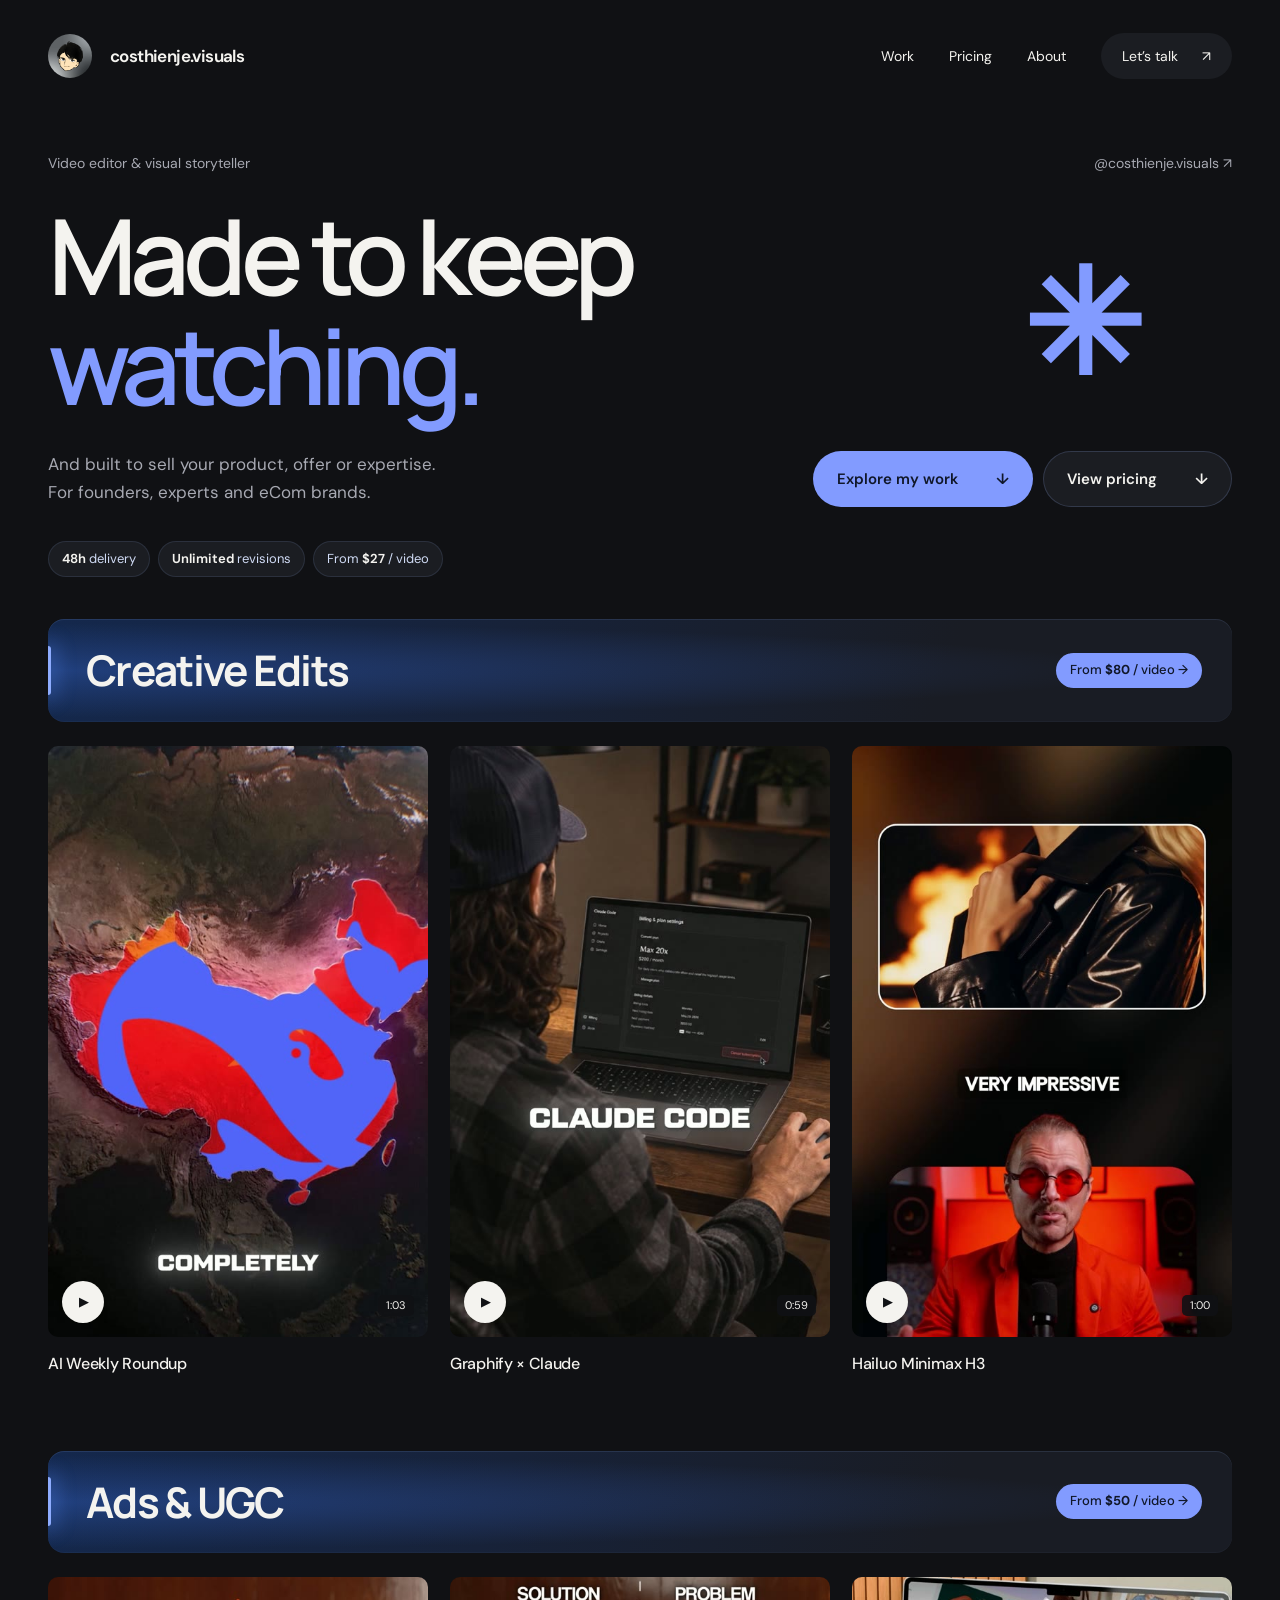
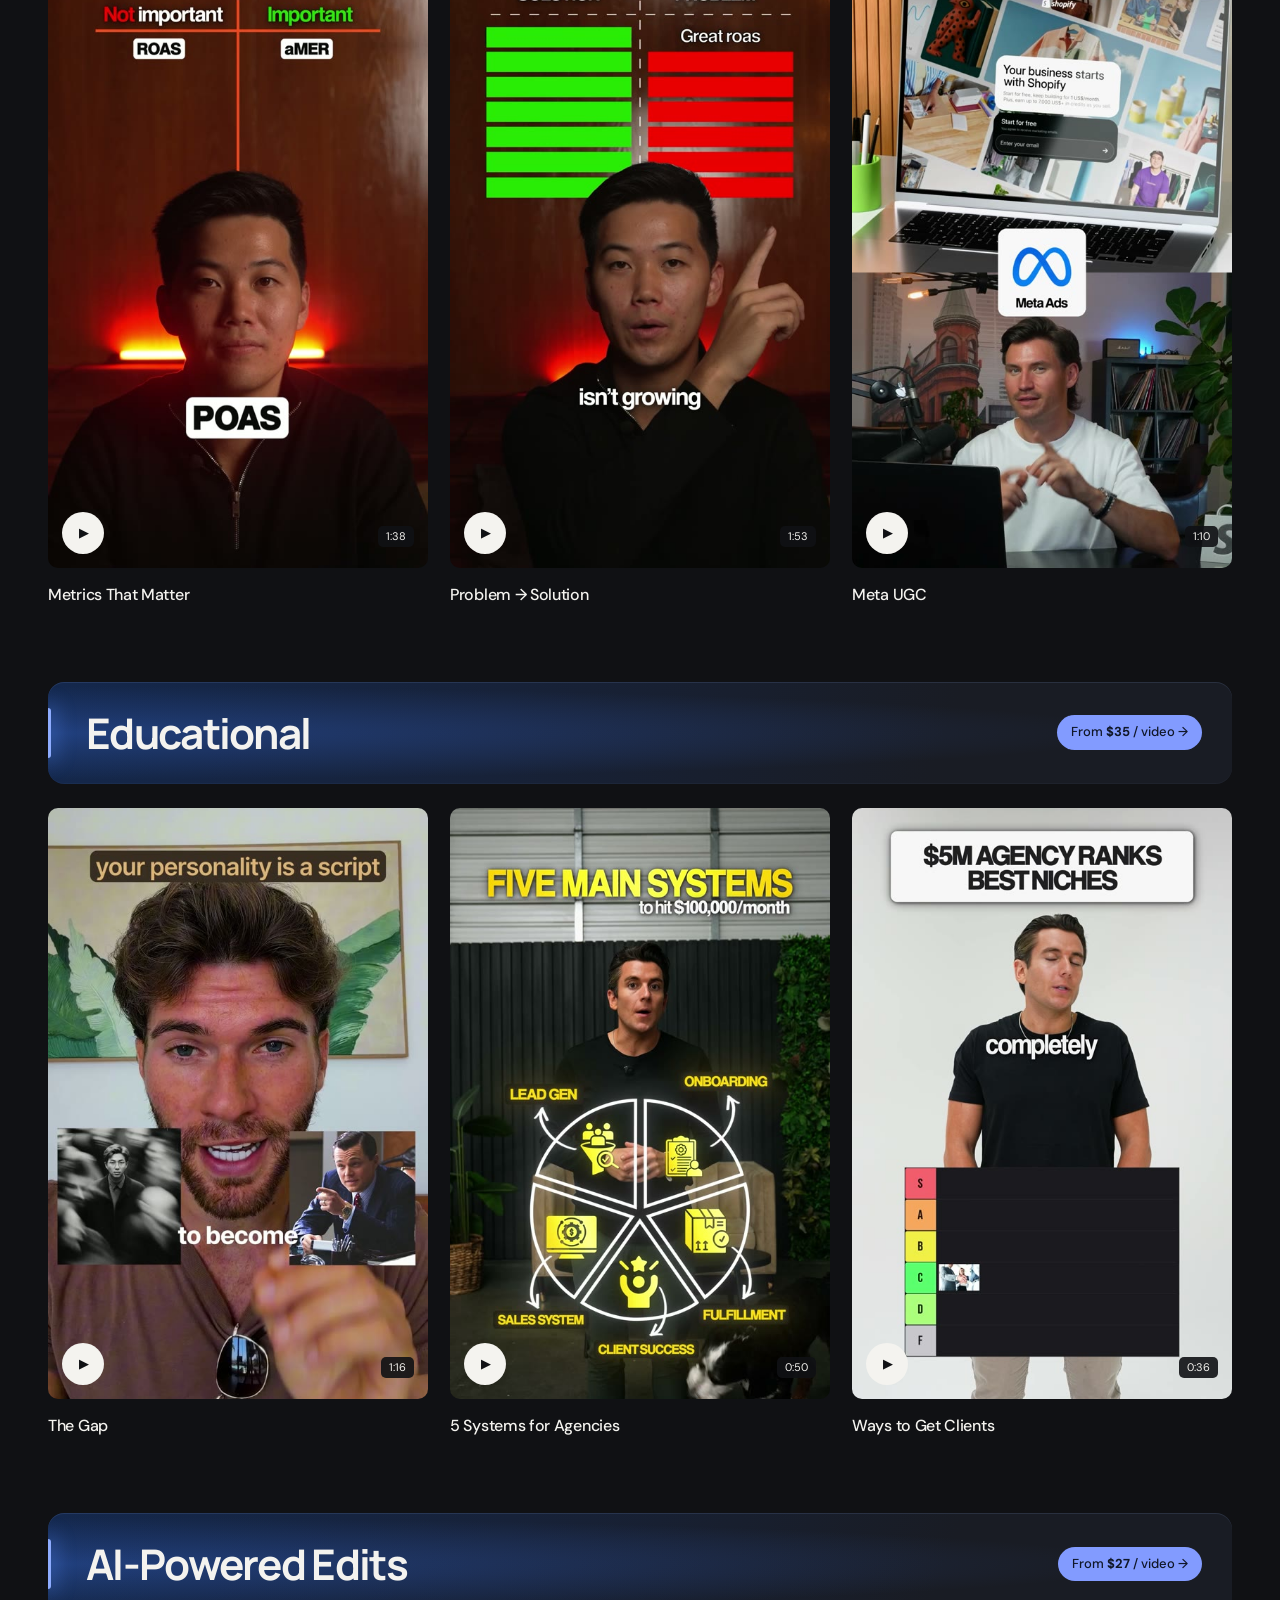
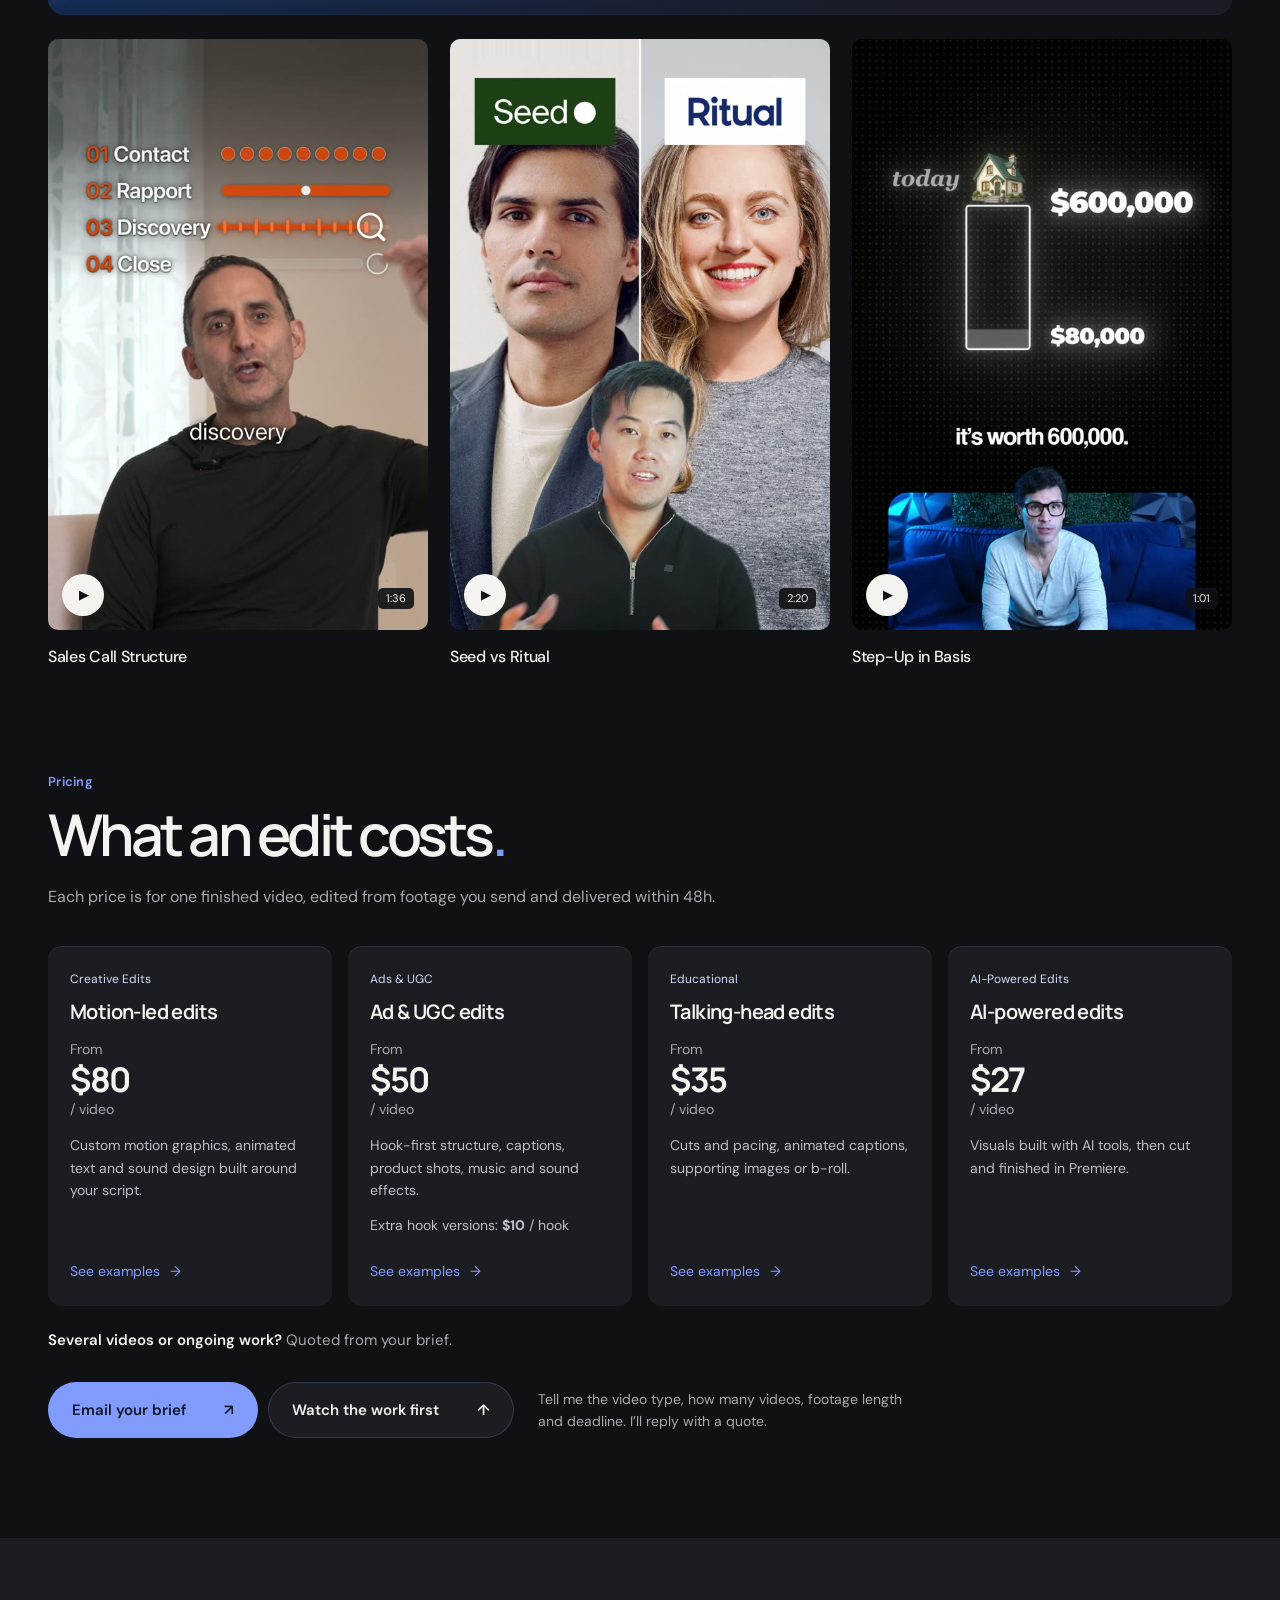
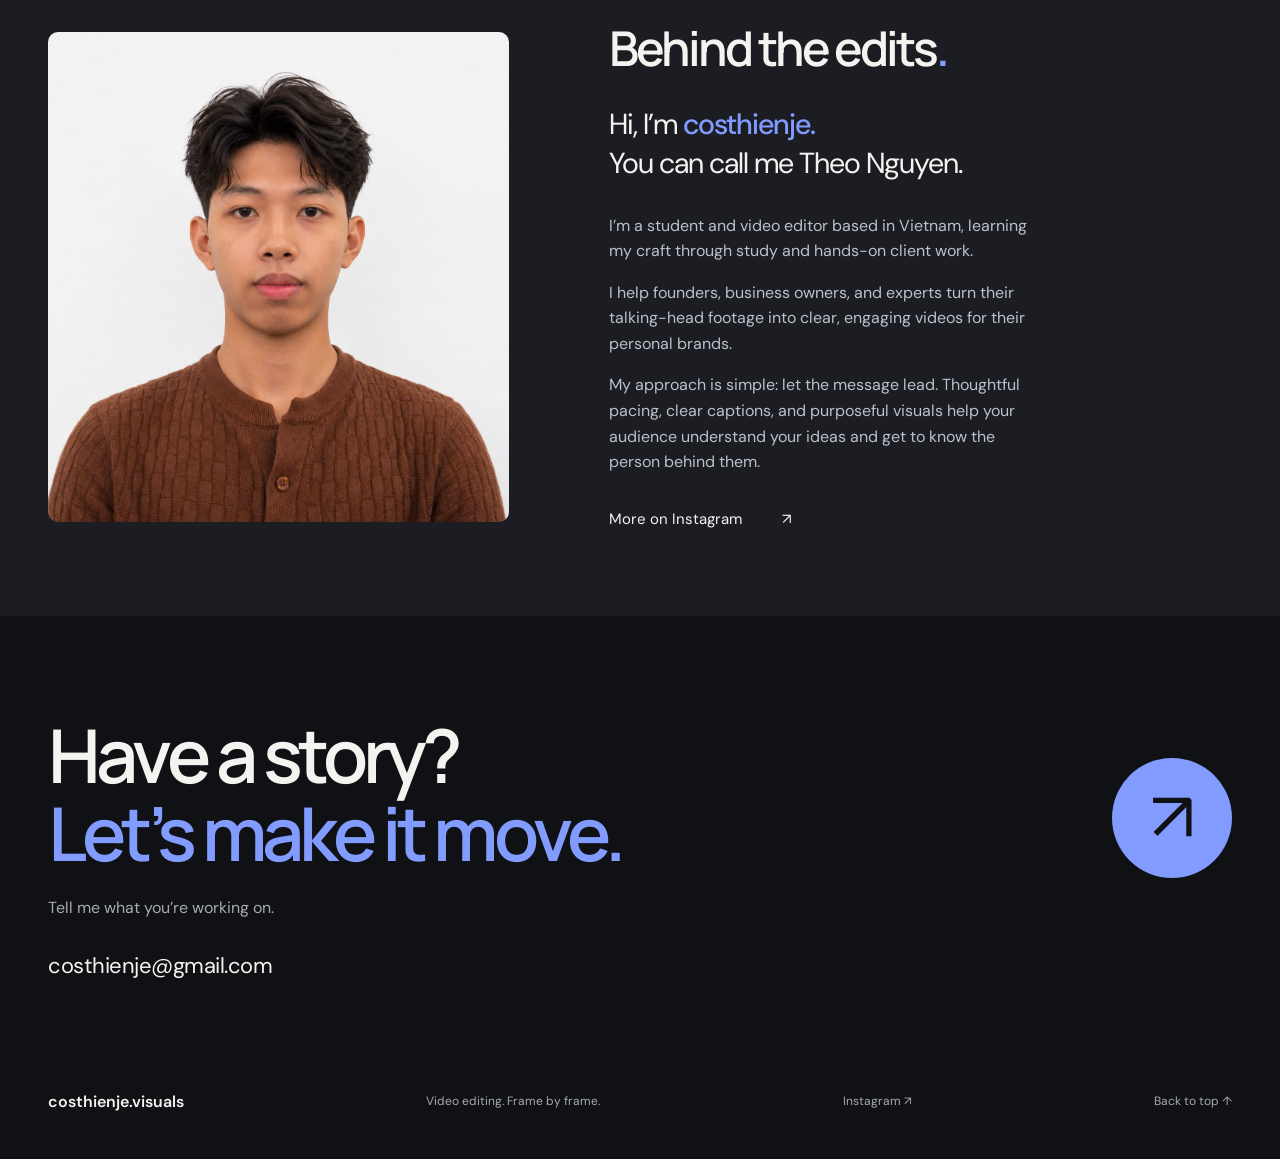
<file: index.html>
<!doctype html>
<html lang="en">
<head>
  <meta charset="UTF-8"><meta name="viewport" content="width=device-width, initial-scale=1">
  <title>costhienje.visuals — Video Editor</title>
  <meta name="description" content="A collection of creative edits, ads & UGC, educational content and AI-powered edits by costhienje.visuals.">
  <meta name="theme-color" content="#101114">
  <link rel="icon" href="data:image/svg+xml,%3Csvg xmlns='http://www.w3.org/2000/svg' viewBox='0 0 64 64'%3E%3Crect width='64' height='64' rx='16' fill='%235c7cfa'/%3E%3Cpath d='M25 17L46 32L25 47Z' fill='white'/%3E%3C/svg%3E">
  <link rel="stylesheet" href="styles.css"><script src="app.js" defer></script>
</head>
<body>
<a class="skip" href="#work">Skip to work</a>
<header class="nav wrap">
  <a class="brand" href="#" aria-label="costhienje.visuals home"><img class="brand-avatar" src="01-website-va-anh/media/avatar.jpg" alt="costhienje.visuals" width="44" height="44"><span class="brand-name">costhienje.visuals</span></a>
  <nav aria-label="Main navigation"><a href="#work">Work</a><a href="#pricing">Pricing</a><a href="#about">About</a><a class="nav-contact" href="mailto:costhienje@gmail.com">Let’s talk <span aria-hidden="true">↗</span></a></nav>
</header>
<main>
  <section class="hero wrap" aria-labelledby="hero-title">
    <div class="hero-intro"><p>Video editor & visual storyteller</p><a href="https://www.instagram.com/costhienje.visuals/" target="_blank" rel="noopener noreferrer">@costhienje.visuals ↗</a></div>
    <h1 id="hero-title">Made to keep<br><em>watching.</em><span class="asterisk" aria-hidden="true">✳</span></h1>
    <div class="hero-bottom"><p><span>And built to sell your product, offer or expertise.</span> <span>For founders, experts and eCom brands.</span></p><div class="hero-actions"><a class="button primary" href="#work">Explore my work <span aria-hidden="true">↓</span></a><a class="button secondary" href="#pricing">View pricing <span aria-hidden="true">↓</span></a></div></div>
    <ul class="hero-facts" aria-label="Working terms"><li><strong>48h</strong> delivery</li><li><strong>Unlimited</strong> revisions</li><li><a href="#pricing">From <strong data-price="min"></strong> / video</a></li></ul>
  </section>
  <section class="work wrap" id="work" aria-label="Video projects by category">
    <div id="projects"></div>
    <p class="load-status" id="load-status" role="status">Loading the collection…</p>
    <noscript><p>Enable JavaScript to explore the video collection, or <a href="02-video/media/01.mp4">watch AI Weekly Roundup directly</a>.</p></noscript>
  </section>
  <section class="pricing wrap" id="pricing" aria-labelledby="pricing-title">
    <div class="pricing-head"><p class="eyebrow">Pricing</p><h2 id="pricing-title">What an edit costs<span>.</span></h2><p>Each price is for one finished video, edited from footage you send and delivered within 48h.</p></div>
    <div class="price-grid">
      <article class="price-card"><p class="price-tag">Creative Edits</p><h3>Motion-led edits</h3><p class="price">From <strong data-price="Creative Edits"></strong> <span>/ video</span></p><p class="price-desc">Custom motion graphics, animated text and sound design built around your script.</p><a class="text-link" href="#cat-creative-edits">See examples <span aria-hidden="true">→</span></a></article>
      <article class="price-card"><p class="price-tag">Ads &amp; UGC</p><h3>Ad &amp; UGC edits</h3><p class="price">From <strong data-price="Ads &amp; UGC"></strong> <span>/ video</span></p><p class="price-desc">Hook-first structure, captions, product shots, music and sound effects.</p><p class="price-extra">Extra hook versions: <strong>$10</strong> / hook</p><a class="text-link" href="#cat-ads-ugc">See examples <span aria-hidden="true">→</span></a></article>
      <article class="price-card"><p class="price-tag">Educational</p><h3>Talking-head edits</h3><p class="price">From <strong data-price="Educational"></strong> <span>/ video</span></p><p class="price-desc">Cuts and pacing, animated captions, supporting images or b-roll.</p><a class="text-link" href="#cat-educational">See examples <span aria-hidden="true">→</span></a></article>
      <article class="price-card"><p class="price-tag">AI-Powered Edits</p><h3>AI-powered edits</h3><p class="price">From <strong data-price="AI-Powered Edits"></strong> <span>/ video</span></p><p class="price-desc">Visuals built with AI tools, then cut and finished in Premiere.</p><a class="text-link" href="#cat-ai-powered-edits">See examples <span aria-hidden="true">→</span></a></article>
    </div>
    <p class="price-custom"><strong>Several videos or ongoing work?</strong> Quoted from your brief.</p>
    <div class="pricing-cta"><div class="hero-actions"><a class="button primary" id="brief-link" href="#contact">Email your brief <span aria-hidden="true">↗</span></a><a class="button secondary" href="#work">Watch the work first <span aria-hidden="true">↑</span></a></div><p>Tell me the video type, how many videos, footage length and deadline. I’ll reply with a quote.</p></div>
  </section>
  <section class="about" id="about" aria-labelledby="about-title"><div class="wrap about-grid"><div class="portrait"><img src="theo-portrait.png" alt="Portrait of Theo Nguyen" loading="lazy"></div><div class="about-copy"><h2 id="about-title">Behind the edits<span>.</span></h2><p class="about-lead">Hi, I’m <strong>costhienje.</strong><br>You can call me Theo Nguyen.</p><p>I’m a student and video editor based in Vietnam, learning my craft through study and hands-on client work.</p><p>I help founders, business owners, and experts turn their talking-head footage into clear, engaging videos for their personal brands.</p><p>My approach is simple: let the message lead. Thoughtful pacing, clear captions, and purposeful visuals help your audience understand your ideas and get to know the person behind them.</p><a class="text-link" href="https://www.instagram.com/costhienje.visuals/" target="_blank" rel="noopener noreferrer">More on Instagram <span aria-hidden="true">↗</span></a></div></div></section>
  <section class="contact wrap" id="contact"><div><h2>Have a story?<br><em>Let’s make it move.</em></h2><p>Tell me what you’re working on.</p></div><a class="contact-arrow" href="mailto:costhienje@gmail.com" aria-label="Email costhienje@gmail.com">↗</a><a class="email" href="mailto:costhienje@gmail.com">costhienje@gmail.com</a></section>
</main>
<footer class="wrap"><a href="#" class="footer-brand">costhienje.visuals</a><span>Video editing. Frame by frame.</span><a href="https://www.instagram.com/costhienje.visuals/" target="_blank" rel="noopener noreferrer">Instagram ↗</a><a href="#">Back to top ↑</a></footer>
<dialog id="player" aria-labelledby="player-title"><div class="player-top"><div><p id="player-category"></p><h2 id="player-title"></h2></div><button class="close" aria-label="Close video">✕</button></div><video controls playsinline preload="none" id="player-video"></video><p id="player-error" role="alert" hidden>Unable to play this video. <a id="direct-video">Open video directly ↗</a></p><div class="player-bottom"><span id="player-position"></span><div><button id="previous" aria-label="Previous video">←</button><button id="next" aria-label="Next video">→</button></div></div></dialog>
</body></html>
</file>
<file: styles.css>
@import url('https://fonts.googleapis.com/css2?family=DM+Sans:wght@400;450;500;550;600;650;700&family=Manrope:wght@400;500;600;650;700;750;800&display=swap');
:root{--bg:#101114;--panel:#1b1d22;--ink:#f4f3ef;--muted:#a7a9b2;--accent:#829bff;--blue:#526fec;--font:'DM Sans',sans-serif;--display:'Manrope',sans-serif}*{box-sizing:border-box}html{scroll-behavior:smooth;scroll-padding-top:35px}body{margin:0;background:var(--bg);color:var(--ink);font:16px/1.6 var(--font)}a{color:inherit;text-decoration:none}button{font:inherit;color:inherit;border:0;cursor:pointer}button,a{-webkit-tap-highlight-color:transparent}button:focus-visible,a:focus-visible{outline:3px solid var(--accent);outline-offset:5px}button:active,.button:active{transform:scale(.97)}::selection{background:var(--accent);color:var(--bg)}.wrap{width:min(1280px,calc(100% - 96px));margin-inline:auto}.skip{position:fixed;top:-100px;left:20px;background:var(--accent);padding:15px;color:var(--bg);z-index:20}.skip:focus{top:10px}.nav{height:112px;display:flex;align-items:center;justify-content:space-between}.brand{display:flex;align-items:center;font-weight:800;font-size:45px;line-height:1;letter-spacing:-4px}.brand-dot{color:var(--accent)}.brand-name{font-size:17px;letter-spacing:-.6px;margin-left:18px;font-weight:650}.nav nav{display:flex;align-items:center;gap:35px;font-size:14px}.nav nav>a:hover,.text-link:hover{color:var(--accent)}.nav-contact{padding:12px 21px;background:var(--panel);border-radius:30px}.nav-contact span{margin-left:20px}.hero{padding:40px 0 95px}.hero-intro{display:flex;justify-content:space-between;align-items:center;color:var(--muted);font-size:14px}.hero-intro p{margin:0}.hero-intro a:hover{color:var(--ink)}h1,h2,p{margin-top:0}h1,h2{font-family:var(--display);font-weight:600;letter-spacing:-.065em;line-height:1.04}h1{font-size:clamp(70px,8.2vw,118px);margin:26px 0 32px;position:relative}em{font-style:normal;color:var(--accent)}.asterisk{position:absolute;right:8%;bottom:12%;font-size:145px;color:var(--accent);line-height:1;animation:rotate-in 1.2s cubic-bezier(.2,.7,.2,1) both}.hero-bottom{display:flex;align-items:center;justify-content:space-between}.hero-bottom p{color:var(--muted);font-size:17px;margin:0}.button{display:inline-flex;gap:38px;align-items:center;justify-content:center;border-radius:35px;padding:16px 24px;font-size:15px;font-weight:600;transition:transform .2s,background .2s}.primary{background:var(--accent);color:#101729}.button:hover{background:#a4b5ff;transform:translateY(-3px)}.filmstrip{display:grid;grid-template-columns:1fr 1.15fr 1fr;gap:22px;margin-top:56px;align-items:center}.hero-frame{padding:0;position:relative;overflow:hidden;background:var(--panel);height:300px;border-radius:12px;text-align:left;transition:transform .3s}.hero-frame img{width:100%;height:100%;object-fit:cover;object-position:50% 35%;transition:transform .5s}.hero-frame span{position:absolute;bottom:15px;left:15px;right:15px;display:flex;justify-content:space-between;align-items:center;background:rgba(16,17,20,.9);padding:9px 14px;border-radius:7px;font-size:14px}.frame-b{height:350px}.hero-frame:hover img{transform:scale(1.035)}.hero-frame:hover{transform:translateY(-5px)}.section-heading{display:flex;justify-content:space-between;align-items:end;gap:30px;margin-bottom:34px}h2{font-size:clamp(38px,4.5vw,64px);margin-bottom:0}.section-heading h2 span,.about h2 span{color:var(--accent)}.section-heading p{color:var(--muted);font-size:15px;margin:0 0 5px}.work{padding-bottom:100px}.work-toolbar{display:flex;align-items:center;justify-content:space-between;gap:20px;margin-bottom:32px}.filters{display:flex;gap:7px;flex-wrap:wrap}.filters button{background:var(--panel);font-size:13px;border-radius:24px;padding:11px 17px;transition:background .2s,transform .2s}.filters button:hover{background:#30343e}.filters button.active{background:var(--accent);color:#101729}.filters span{margin-left:8px;font-size:11px}.work-toolbar>p{font-size:13px;color:var(--muted);margin:0;white-space:nowrap}.project-grid{display:grid;grid-template-columns:repeat(4,minmax(0,1fr));gap:42px 22px}.project-card{min-width:0;animation:enter .5s both}.project-cover{padding:0;width:100%;aspect-ratio:9/14;position:relative;overflow:hidden;border-radius:10px;background:var(--panel);display:block}.project-cover img{width:100%;height:100%;object-fit:cover;transition:transform .4s}.project-cover:hover img{transform:scale(1.045)}.play{position:absolute;left:14px;bottom:14px;width:42px;height:42px;border-radius:50%;display:grid;place-items:center;background:var(--ink);color:var(--bg);font-size:13px;padding-left:2px;transition:transform .3s}.project-cover:hover .play{transform:scale(1.12)}.duration{position:absolute;right:14px;bottom:21px;background:rgba(16,17,20,.9);padding:2px 8px;border-radius:5px;font-size:11px;font-variant-numeric:tabular-nums}.project-card h3{font-size:16px;font-weight:500;margin:16px 0 3px;letter-spacing:-.3px;line-height:1.4}.project-card p{font-size:12px;color:var(--muted);margin:0}.load-status{color:var(--muted)}.about{background:var(--panel);padding:85px 0}.about-grid{display:grid;grid-template-columns:.85fr 1.15fr;gap:100px;align-items:center}.portrait{height:490px;border-radius:10px;overflow:hidden;background:#30343e}.portrait img{width:100%;height:100%;object-fit:cover;object-position:center 35%}.about h2{font-size:48px;margin-bottom:32px}.about-lead{font-size:29px;line-height:1.35;letter-spacing:-1px}.about-lead strong{color:var(--accent);font-weight:500}.about-copy>p:not(.about-lead){color:#bdc0c9;max-width:440px;font-size:16px}.text-link{display:inline-flex;gap:40px;margin-top:16px;font-size:15px}.contact{padding-block:100px 75px;display:grid;grid-template-columns:1fr auto;align-items:center;gap:28px}.contact h2{font-size:clamp(38px,5.8vw,80px)}.contact p{margin:24px 0 0;color:var(--muted)}.contact-arrow{display:grid;place-items:center;background:var(--accent);color:var(--bg);height:120px;width:120px;font-size:70px;border-radius:50%;transition:transform .3s}.contact-arrow:hover{transform:rotate(10deg)}.email{font-size:22px;letter-spacing:-.5px;justify-self:start}.email:hover{color:var(--accent)}footer{display:flex;justify-content:space-between;align-items:center;gap:20px;padding-block:30px 45px;color:var(--muted);font-size:12px}footer .footer-brand{font-size:16px;font-weight:600;color:var(--ink)}footer a:hover{color:var(--accent)}dialog{border:0;padding:20px 24px 16px;background:var(--panel);color:var(--ink);border-radius:14px;width:min(720px,calc(100% - 24px));max-height:calc(100dvh - 32px);overflow:auto}dialog::backdrop{background:rgba(0,0,0,.88);backdrop-filter:blur(10px)}.player-top{display:flex;align-items:center;justify-content:space-between;gap:20px;margin-bottom:14px}.player-top p{font-size:11px;color:var(--accent);margin:0 0 5px}.player-top h2{font:500 19px/1.3 var(--font);letter-spacing:-.5px}.close{width:42px;height:42px;background:#30343e;border-radius:50%;flex-shrink:0}#player-video{display:block;width:100%;height:min(70dvh,780px);background:#000;border-radius:6px}#player-error{font-size:14px;margin-top:14px}#player-error a{color:var(--accent)}.player-bottom{display:flex;align-items:center;justify-content:space-between;margin-top:10px;font-size:12px;color:var(--muted)}.player-bottom button{background:#30343e;border-radius:5px;width:42px;height:35px;margin-left:6px}.player-bottom button:disabled{opacity:.35;cursor:default}@keyframes enter{from{opacity:0;transform:translateY(18px)}to{opacity:1;transform:none}}@keyframes rotate-in{from{opacity:0;transform:rotate(-70deg) scale(.7)}to{opacity:1;transform:none}}.hero h1,.hero-intro,.hero-bottom,.filmstrip{animation:enter .7s both}.hero h1{animation-delay:.08s}.hero-bottom{animation-delay:.16s}.filmstrip{animation-delay:.24s}@media(min-width:1550px){.hero{padding-top:55px}}@media(max-width:1000px){.wrap{width:calc(100% - 56px)}.project-grid{grid-template-columns:repeat(3,minmax(0,1fr))}.asterisk{font-size:100px;right:4%}.about-grid{gap:50px}.about h2{font-size:38px}.portrait{height:430px}.hero-frame{height:245px}.frame-b{height:290px}.work-toolbar>p{display:none}}@media(max-width:700px){.wrap{width:calc(100% - 36px)}.nav{height:85px}.brand{font-size:39px}.brand-name{font-size:13px;margin-left:12px}.nav nav{gap:18px;font-size:13px}.nav nav>a:nth-child(2){display:none}.nav-contact{padding:9px 13px}.nav-contact span{margin-left:7px}.hero{padding:25px 0 62px}.hero-intro{font-size:12px}.hero-intro a{display:none}h1{font-size:clamp(52px,10.7vw,74px);margin-top:24px;letter-spacing:-.07em}.asterisk{font-size:59px;right:2%;bottom:8%}.hero-bottom{align-items:start;gap:24px;flex-direction:column}.hero-bottom p{font-size:15px}.button{font-size:14px;padding:13px 20px}.filmstrip{gap:9px;margin-top:35px;grid-template-columns:1fr 1.1fr 1fr}.hero-frame{height:190px;border-radius:7px}.frame-b{height:225px}.hero-frame span{font-size:10px;padding:6px;left:6px;right:6px;bottom:7px}.hero-frame b{display:none}.section-heading{align-items:start;flex-direction:column;gap:16px;margin-bottom:25px}.section-heading p{font-size:14px}.filters{gap:7px}.filters button{padding:10px 13px;font-size:12px}.project-grid{grid-template-columns:repeat(2,minmax(0,1fr));gap:27px 13px}.project-card h3{font-size:14px;margin-top:12px}.project-card p{font-size:11px}.play{height:34px;width:34px;left:10px;bottom:10px}.duration{right:9px;bottom:16px;font-size:10px}.work{padding-bottom:65px}.about{padding-block:45px}.about-grid{grid-template-columns:1fr;gap:32px}.portrait{height:360px;max-width:400px}.about h2{font-size:38px;margin-bottom:26px}.about-lead{font-size:26px}.contact{padding-top:65px;padding-bottom:35px;gap:26px}.contact h2{font-size:clamp(30px,7.3vw,50px)}.contact-arrow{height:60px;width:60px;font-size:40px}.contact p{font-size:14px}.email{font-size:18px;grid-column:1/-1}footer{flex-wrap:wrap;font-size:11px;gap:18px}footer>span{display:none}footer .footer-brand{width:100%;font-size:15px}dialog{padding:15px}#player-video{height:65dvh}.player-top h2{font-size:16px}}@media(prefers-reduced-motion:reduce){html{scroll-behavior:auto}*,*::before,*::after{animation:none!important;transition:none!important}}


/* Each project appears once, in its own category. */
.hero{padding-bottom:42px}
.category-section + .category-section{margin-top:72px}
.category-heading{display:flex;align-items:center;justify-content:space-between;gap:20px;margin-bottom:24px;position:relative;isolation:isolate;overflow:hidden;padding:27px 30px 27px 38px;border-radius:16px;background:linear-gradient(110deg,#14284d 0%,#172239 38%,#191c24 75%);box-shadow:inset 0 1px 0 rgba(155,184,255,.12),inset 0 -1px 0 rgba(155,184,255,.035)}
.category-heading::before{content:'';position:absolute;z-index:-1;pointer-events:none;inset:0;background:radial-gradient(ellipse at 0% 50%,rgba(66,126,255,.27),transparent 65%)}
.category-heading::after{content:'';position:absolute;left:0;top:26%;bottom:26%;width:3px;border-radius:0 3px 3px 0;background:#8eacff;box-shadow:0 0 20px 4px rgba(92,141,255,.45);pointer-events:none}
.category-heading h2{font-size:clamp(32px,3.3vw,44px);font-weight:700;color:var(--ink);letter-spacing:-.04em;line-height:1.15}
.category-count{font-size:13px;color:#d0dbf5;white-space:nowrap;padding:7px 13px;border-radius:20px;background:rgba(127,158,231,.1);font-weight:500}
.category-section .project-grid{grid-template-columns:repeat(3,minmax(0,1fr))}
@media(max-width:700px){
 .hero{padding-bottom:34px}
 .category-section + .category-section{margin-top:48px}
 .category-heading{margin-bottom:18px;padding:22px 18px 22px 22px;border-radius:13px;gap:12px}
 .category-heading h2{font-size:clamp(24px,5vw,32px)}
 .category-count{font-size:11px;padding:6px 10px}
 .category-section .project-grid{grid-template-columns:repeat(2,minmax(0,1fr))}
}


/* Starting price + count, and hover preview */
.category-meta{display:flex;flex-direction:column;align-items:flex-end;gap:8px}
.category-price{font-size:13px;white-space:nowrap;padding:7px 14px;border-radius:20px;background:var(--accent);color:#101729;font-weight:500;transition:background .2s,transform .2s}
.category-price strong{font-weight:700}
.category-price:hover{background:#a4b5ff;transform:translateY(-2px)}
.preview{position:absolute;inset:0;width:100%;height:100%;object-fit:cover;opacity:0;transition:opacity .3s;pointer-events:none}
.project-cover.previewing .preview{opacity:1}
@media(max-width:700px){.category-meta{gap:6px}.category-price{font-size:11px;padding:6px 10px}}

.brand-avatar{display:block;width:44px;height:44px;flex-shrink:0;border-radius:50%;object-fit:cover;object-position:center 35%}
@media(max-width:700px){.brand-avatar{width:38px;height:38px}}
.hero-facts{list-style:none;display:flex;flex-wrap:wrap;gap:8px;padding:0;margin:34px 0 0}
.hero-facts li{font-size:13px;color:#d0dbf5;padding:8px 14px;border-radius:20px;background:var(--panel);box-shadow:inset 0 0 0 1px rgba(155,184,255,.12)}
.hero-facts strong{color:var(--ink);font-weight:650}
@media(max-width:700px){.hero-facts{margin-top:26px}.hero-facts li{font-size:12px;padding:7px 11px}}

/* Pricing */
.hero-actions{display:flex;gap:10px;flex-wrap:wrap}
.button.secondary{background:var(--panel);color:var(--ink);box-shadow:inset 0 0 0 1px rgba(155,184,255,.18)}
.button.secondary:hover{background:#262a33}
.hero-facts a:hover{color:var(--accent)}
.fill{background:rgba(255,196,77,.14);color:#ffd27a;outline:1px dashed rgba(255,196,77,.6);border-radius:4px;padding:0 4px}
.pricing{padding-bottom:100px}
.pricing-head{max-width:720px;margin-bottom:36px}
.eyebrow{font-size:13px;color:var(--accent);margin:0 0 12px;font-weight:600;letter-spacing:.02em}
.pricing-head h2 span{color:var(--accent)}
.pricing-head p:not(.eyebrow){color:var(--muted);margin:20px 0 0;font-size:16px}
.price-grid{display:grid;grid-template-columns:repeat(4,minmax(0,1fr));gap:16px}
.price-card{display:flex;flex-direction:column;background:var(--panel);border-radius:14px;padding:24px 22px;box-shadow:inset 0 1px 0 rgba(155,184,255,.1)}
.price-tag{font-size:12px;color:#d0dbf5;margin:0 0 10px}
.price-card h3{font:650 20px/1.25 var(--display);letter-spacing:-.03em;margin:0 0 14px}
.price{margin:0 0 14px;color:var(--muted);font-size:14px}
.price strong{display:block;font:700 34px/1.1 var(--display);color:var(--ink);letter-spacing:-.04em}
.price-desc,.price-extra{font-size:14px;color:#bdc0c9;margin:0 0 12px}
.price-terms{list-style:none;padding:12px 0 0;margin:auto 0 16px;border-top:1px solid rgba(155,184,255,.12);font-size:13px;color:var(--muted)}
.price-terms li+li{margin-top:4px}
.price-card .text-link{margin-top:auto;padding-top:12px;gap:10px;font-size:14px;color:var(--accent)}
.price-card .text-link:hover{color:var(--ink)}
.price-custom{margin:22px 0 0;color:var(--muted);font-size:15px}
.price-custom strong{color:var(--ink);font-weight:600}
.pricing-cta{margin-top:30px;display:flex;align-items:center;gap:24px;flex-wrap:wrap}
.pricing-cta>p{color:var(--muted);font-size:14px;margin:0;max-width:380px}
.category-meta{flex-direction:row;align-items:center}
@media(max-width:1000px){.price-grid{grid-template-columns:repeat(2,minmax(0,1fr))}}
@media(max-width:700px){
 .nav nav>a:nth-child(1),.nav nav>a:nth-child(3){display:none}.nav nav>a:nth-child(2){display:inline}
 .pricing{padding-bottom:65px}.price-grid{grid-template-columns:1fr}.price strong{font-size:30px}
 .category-meta{flex-direction:column;align-items:flex-end}
}
.hero-bottom p span{display:block;text-wrap:balance}
</file>
